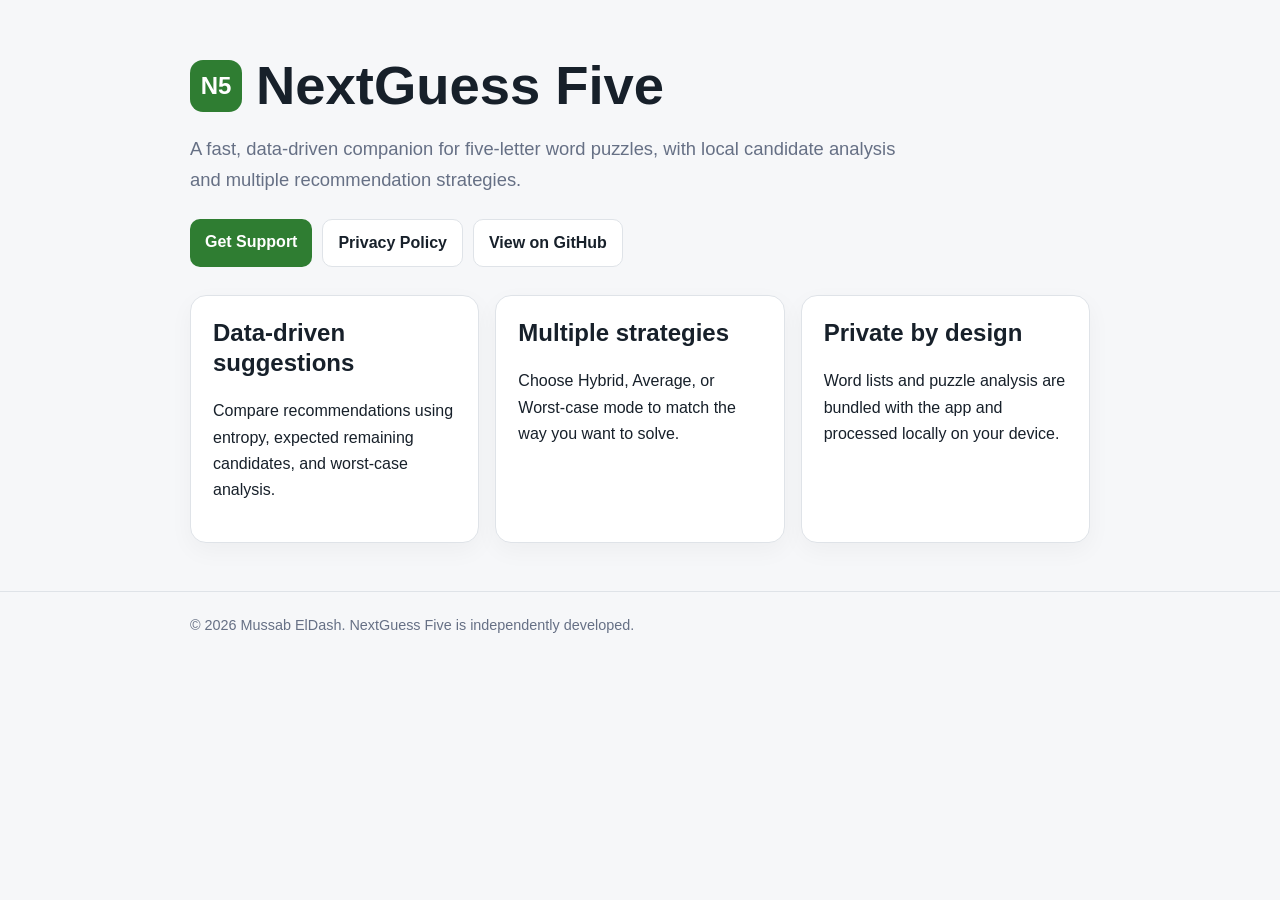
<file: docs/index.html>
<!doctype html>
<html lang="en">
<head>
  <meta charset="utf-8">
  <meta name="viewport" content="width=device-width, initial-scale=1">
  <meta name="description" content="Official information, support, and privacy resources for NextGuess Five.">
  <title>NextGuess Five</title>
  <link rel="stylesheet" href="styles.css">
</head>
<body>
  <header class="container">
    <div class="brand">
      <div class="mark" aria-hidden="true">N5</div>
      <h1>NextGuess Five</h1>
    </div>
    <p class="lead">A fast, data-driven companion for five-letter word puzzles, with local candidate analysis and multiple recommendation strategies.</p>
    <nav aria-label="Site navigation">
      <a class="button" href="support.html">Get Support</a>
      <a class="button secondary" href="privacy.html">Privacy Policy</a>
      <a class="button secondary" href="https://github.com/MussabElDash/NextGuess-Five">View on GitHub</a>
    </nav>
  </header>

  <main class="container">
    <section class="grid" aria-label="Features">
      <article class="card">
        <h2>Data-driven suggestions</h2>
        <p>Compare recommendations using entropy, expected remaining candidates, and worst-case analysis.</p>
      </article>
      <article class="card">
        <h2>Multiple strategies</h2>
        <p>Choose Hybrid, Average, or Worst-case mode to match the way you want to solve.</p>
      </article>
      <article class="card">
        <h2>Private by design</h2>
        <p>Word lists and puzzle analysis are bundled with the app and processed locally on your device.</p>
      </article>
    </section>
  </main>

  <footer>
    <div class="container">© 2026 Mussab ElDash. NextGuess Five is independently developed.</div>
  </footer>
</body>
</html>
</file>
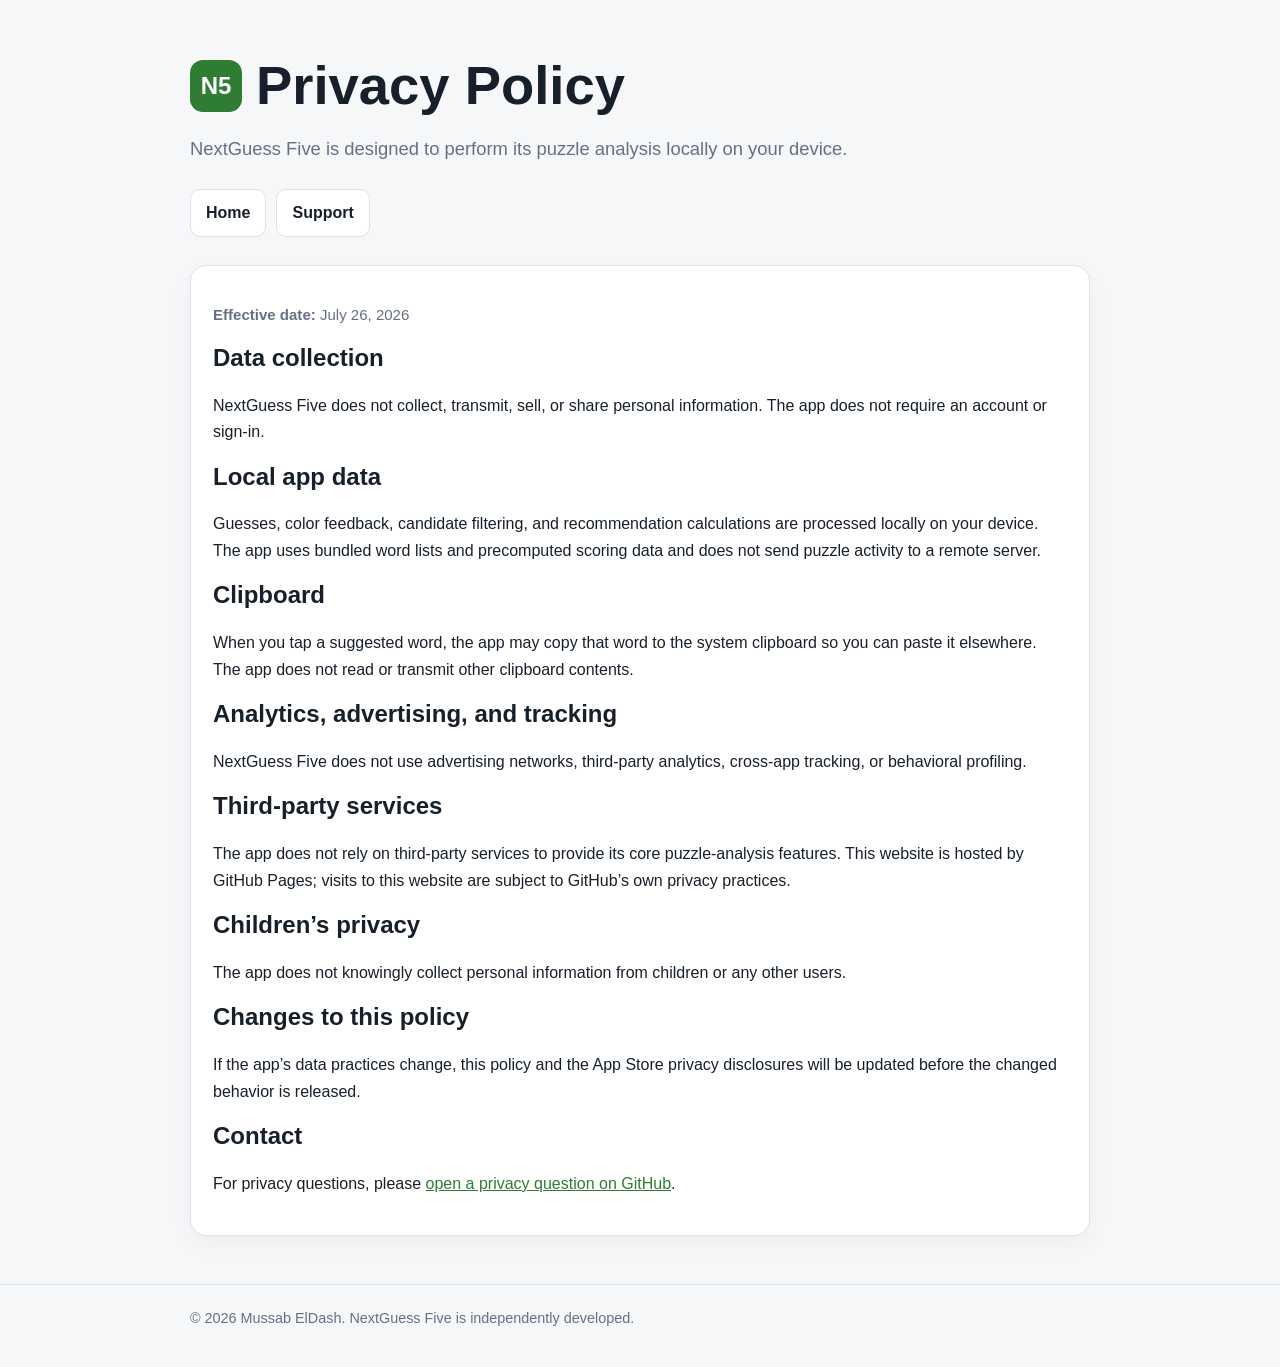
<file: docs/privacy.html>
<!doctype html>
<html lang="en">
<head>
  <meta charset="utf-8">
  <meta name="viewport" content="width=device-width, initial-scale=1">
  <meta name="description" content="Privacy Policy for NextGuess Five.">
  <title>Privacy Policy — NextGuess Five</title>
  <link rel="stylesheet" href="styles.css">
</head>
<body>
  <header class="container">
    <div class="brand">
      <div class="mark" aria-hidden="true">N5</div>
      <h1>Privacy Policy</h1>
    </div>
    <p class="lead">NextGuess Five is designed to perform its puzzle analysis locally on your device.</p>
    <nav aria-label="Site navigation">
      <a class="button secondary" href="index.html">Home</a>
      <a class="button secondary" href="support.html">Support</a>
    </nav>
  </header>

  <main class="container">
    <article class="card">
      <p class="meta"><strong>Effective date:</strong> July 26, 2026</p>

      <h2>Data collection</h2>
      <p>NextGuess Five does not collect, transmit, sell, or share personal information. The app does not require an account or sign-in.</p>

      <h2>Local app data</h2>
      <p>Guesses, color feedback, candidate filtering, and recommendation calculations are processed locally on your device. The app uses bundled word lists and precomputed scoring data and does not send puzzle activity to a remote server.</p>

      <h2>Clipboard</h2>
      <p>When you tap a suggested word, the app may copy that word to the system clipboard so you can paste it elsewhere. The app does not read or transmit other clipboard contents.</p>

      <h2>Analytics, advertising, and tracking</h2>
      <p>NextGuess Five does not use advertising networks, third-party analytics, cross-app tracking, or behavioral profiling.</p>

      <h2>Third-party services</h2>
      <p>The app does not rely on third-party services to provide its core puzzle-analysis features. This website is hosted by GitHub Pages; visits to this website are subject to GitHub’s own privacy practices.</p>

      <h2>Children’s privacy</h2>
      <p>The app does not knowingly collect personal information from children or any other users.</p>

      <h2>Changes to this policy</h2>
      <p>If the app’s data practices change, this policy and the App Store privacy disclosures will be updated before the changed behavior is released.</p>

      <h2>Contact</h2>
      <p>For privacy questions, please <a href="https://github.com/MussabElDash/NextGuess-Five/issues/new?title=Privacy%20question">open a privacy question on GitHub</a>.</p>
    </article>
  </main>

  <footer>
    <div class="container">© 2026 Mussab ElDash. NextGuess Five is independently developed.</div>
  </footer>
</body>
</html>
</file>
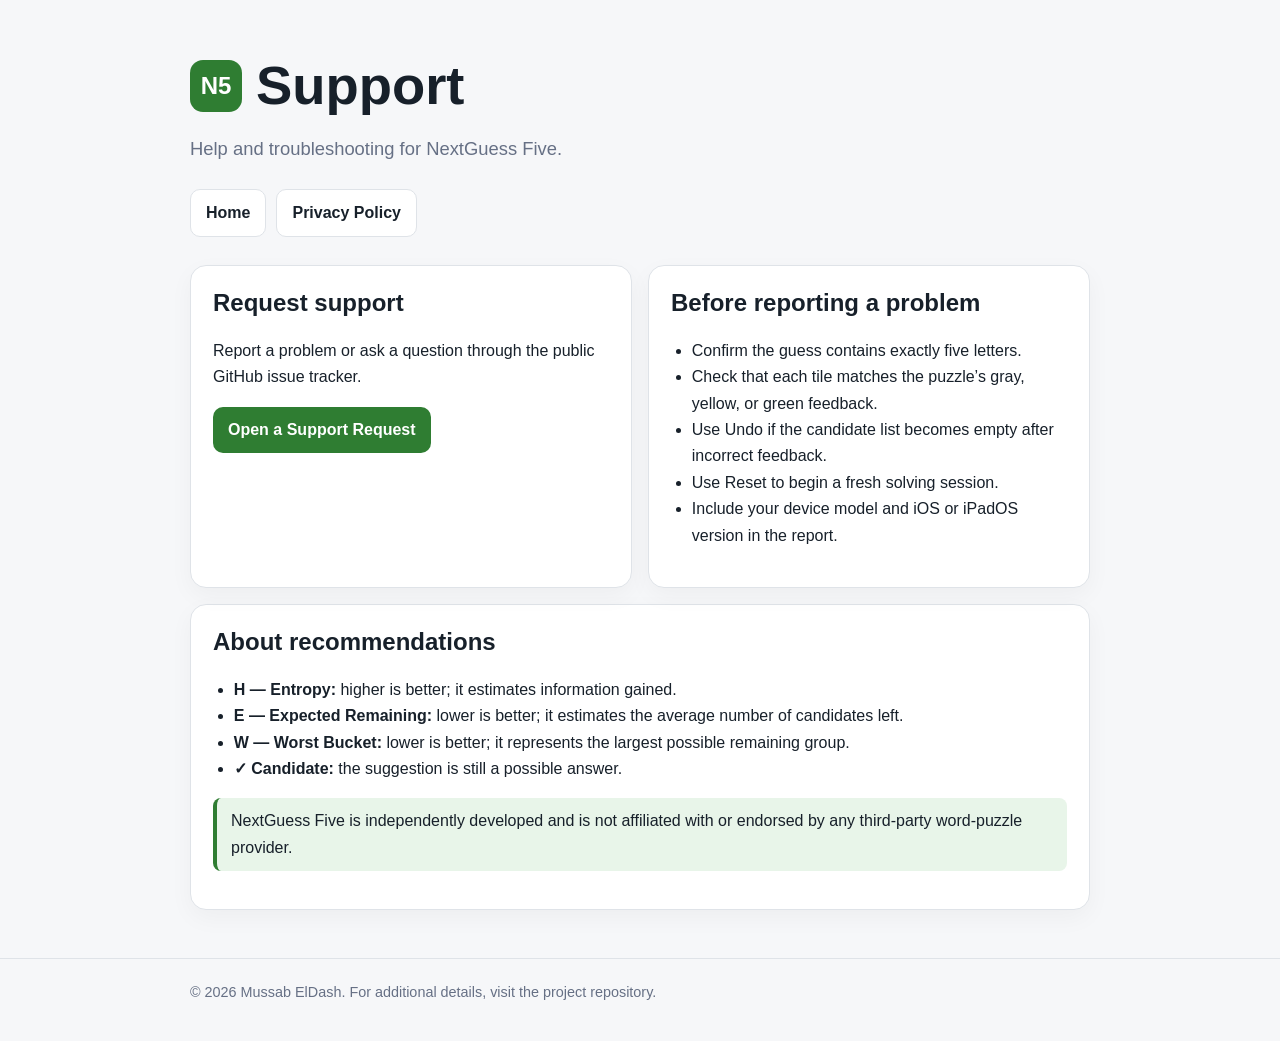
<file: docs/support.html>
<!doctype html>
<html lang="en">
<head>
  <meta charset="utf-8">
  <meta name="viewport" content="width=device-width, initial-scale=1">
  <meta name="description" content="Support and troubleshooting for NextGuess Five.">
  <title>Support — NextGuess Five</title>
  <link rel="stylesheet" href="styles.css">
</head>
<body>
  <header class="container">
    <div class="brand">
      <div class="mark" aria-hidden="true">N5</div>
      <h1>Support</h1>
    </div>
    <p class="lead">Help and troubleshooting for NextGuess Five.</p>
    <nav aria-label="Site navigation">
      <a class="button secondary" href="index.html">Home</a>
      <a class="button secondary" href="privacy.html">Privacy Policy</a>
    </nav>
  </header>

  <main class="container">
    <section class="grid">
      <article class="card">
        <h2>Request support</h2>
        <p>Report a problem or ask a question through the public GitHub issue tracker.</p>
        <a class="button" href="https://github.com/MussabElDash/NextGuess-Five/issues/new?title=NextGuess%20Five%20Support%20Request">Open a Support Request</a>
      </article>

      <article class="card">
        <h2>Before reporting a problem</h2>
        <ul>
          <li>Confirm the guess contains exactly five letters.</li>
          <li>Check that each tile matches the puzzle’s gray, yellow, or green feedback.</li>
          <li>Use Undo if the candidate list becomes empty after incorrect feedback.</li>
          <li>Use Reset to begin a fresh solving session.</li>
          <li>Include your device model and iOS or iPadOS version in the report.</li>
        </ul>
      </article>
    </section>

    <section class="card" style="margin-top:16px">
      <h2>About recommendations</h2>
      <ul>
        <li><strong>H — Entropy:</strong> higher is better; it estimates information gained.</li>
        <li><strong>E — Expected Remaining:</strong> lower is better; it estimates the average number of candidates left.</li>
        <li><strong>W — Worst Bucket:</strong> lower is better; it represents the largest possible remaining group.</li>
        <li><strong>✓ Candidate:</strong> the suggestion is still a possible answer.</li>
      </ul>
      <p class="notice">NextGuess Five is independently developed and is not affiliated with or endorsed by any third-party word-puzzle provider.</p>
    </section>
  </main>

  <footer>
    <div class="container">© 2026 Mussab ElDash. For additional details, visit the project repository.</div>
  </footer>
</body>
</html>
</file>
<file: docs/styles.css>
:root {
  color-scheme: light dark;
  --bg: #f6f7f9;
  --card: #ffffff;
  --text: #17202a;
  --muted: #667085;
  --accent: #2f7d32;
  --accent-soft: #e8f5e9;
  --border: #dfe3e8;
}

@media (prefers-color-scheme: dark) {
  :root {
    --bg: #101418;
    --card: #191f24;
    --text: #f3f5f7;
    --muted: #aab4bf;
    --accent: #70c876;
    --accent-soft: #1d3520;
    --border: #303941;
  }
}

* { box-sizing: border-box; }

body {
  margin: 0;
  background: var(--bg);
  color: var(--text);
  font-family: -apple-system, BlinkMacSystemFont, "Segoe UI", sans-serif;
  line-height: 1.65;
}

.container { width: min(900px, calc(100% - 32px)); margin: 0 auto; }
header { padding: 56px 0 28px; }
.brand { display: flex; align-items: center; gap: 14px; }
.mark {
  display: grid;
  place-items: center;
  width: 52px;
  height: 52px;
  border-radius: 13px;
  background: var(--accent);
  color: white;
  font-size: 24px;
  font-weight: 800;
}
h1 { margin: 0; font-size: clamp(2rem, 6vw, 3.4rem); line-height: 1.1; }
h2 { margin-top: 0; line-height: 1.25; }
p.lead { color: var(--muted); font-size: 1.15rem; max-width: 720px; }
nav { display: flex; flex-wrap: wrap; gap: 10px; margin-top: 24px; }
a.button {
  display: inline-block;
  padding: 10px 15px;
  border-radius: 10px;
  background: var(--accent);
  color: white;
  text-decoration: none;
  font-weight: 650;
}
a.button.secondary { background: var(--card); color: var(--text); border: 1px solid var(--border); }
a { color: var(--accent); }
.grid { display: grid; grid-template-columns: repeat(auto-fit, minmax(240px, 1fr)); gap: 16px; }
.card {
  background: var(--card);
  border: 1px solid var(--border);
  border-radius: 16px;
  padding: 22px;
  box-shadow: 0 8px 24px rgba(0, 0, 0, .04);
}
main { padding-bottom: 48px; }
ul { padding-left: 1.3rem; }
.meta { color: var(--muted); font-size: .94rem; }
.notice {
  border-left: 4px solid var(--accent);
  padding: 10px 14px;
  background: var(--accent-soft);
  border-radius: 8px;
}
footer { border-top: 1px solid var(--border); padding: 22px 0 36px; color: var(--muted); font-size: .9rem; }
</file>
